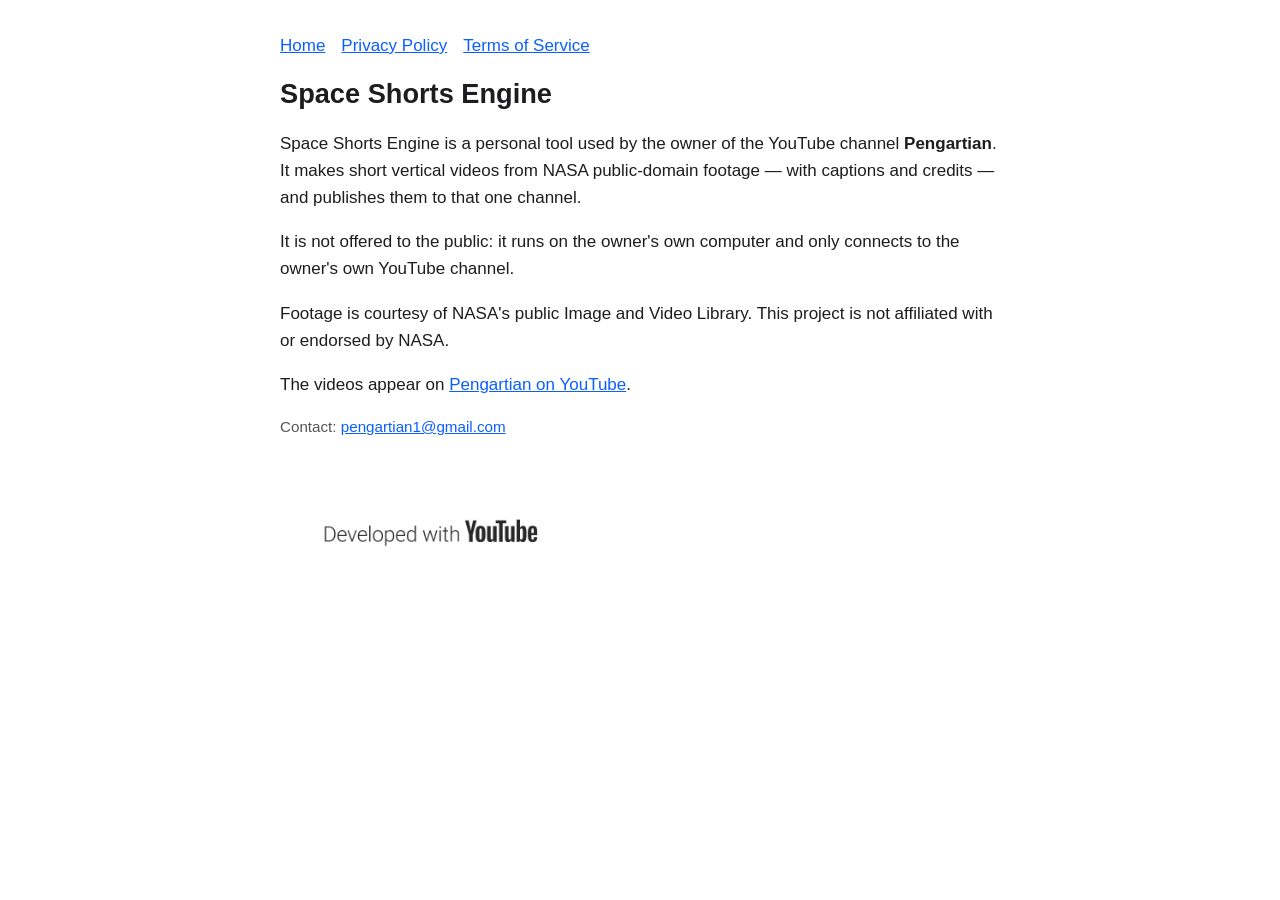
<file: index.html>
<!doctype html><html lang="en"><head><meta charset="utf-8"><meta name="viewport" content="width=device-width, initial-scale=1">
<title>Space Shorts Engine</title><link rel="stylesheet" href="style.css"></head><body>
<nav><a href="index.html">Home</a><a href="privacy.html">Privacy Policy</a><a href="terms.html">Terms of Service</a></nav>
<h1>Space Shorts Engine</h1>
<p>Space Shorts Engine is a personal tool used by the owner of the YouTube channel <strong>Pengartian</strong>. It makes
short vertical videos from NASA public-domain footage — with captions and credits — and publishes them to that one channel.</p>
<p>It is not offered to the public: it runs on the owner's own computer and only connects to the owner's own YouTube channel.</p>
<p>Footage is courtesy of NASA's public Image and Video Library. This project is not affiliated with or endorsed by NASA.</p>
<p>The videos appear on <a href="https://www.youtube.com/@Pengartian">Pengartian on YouTube</a>.</p>
<p class="muted">Contact: <a href="mailto:pengartian1@gmail.com">pengartian1@gmail.com</a></p>
<p class="badge"><a href="https://www.youtube.com/@Pengartian" title="Pengartian on YouTube"><picture><source srcset="developed-with-youtube-sentence-case-light.png" media="(prefers-color-scheme: dark)"><img src="developed-with-youtube-sentence-case-dark.png" alt="Developed with YouTube" width="336" height="120"></picture></a></p>
</body></html>
</file>
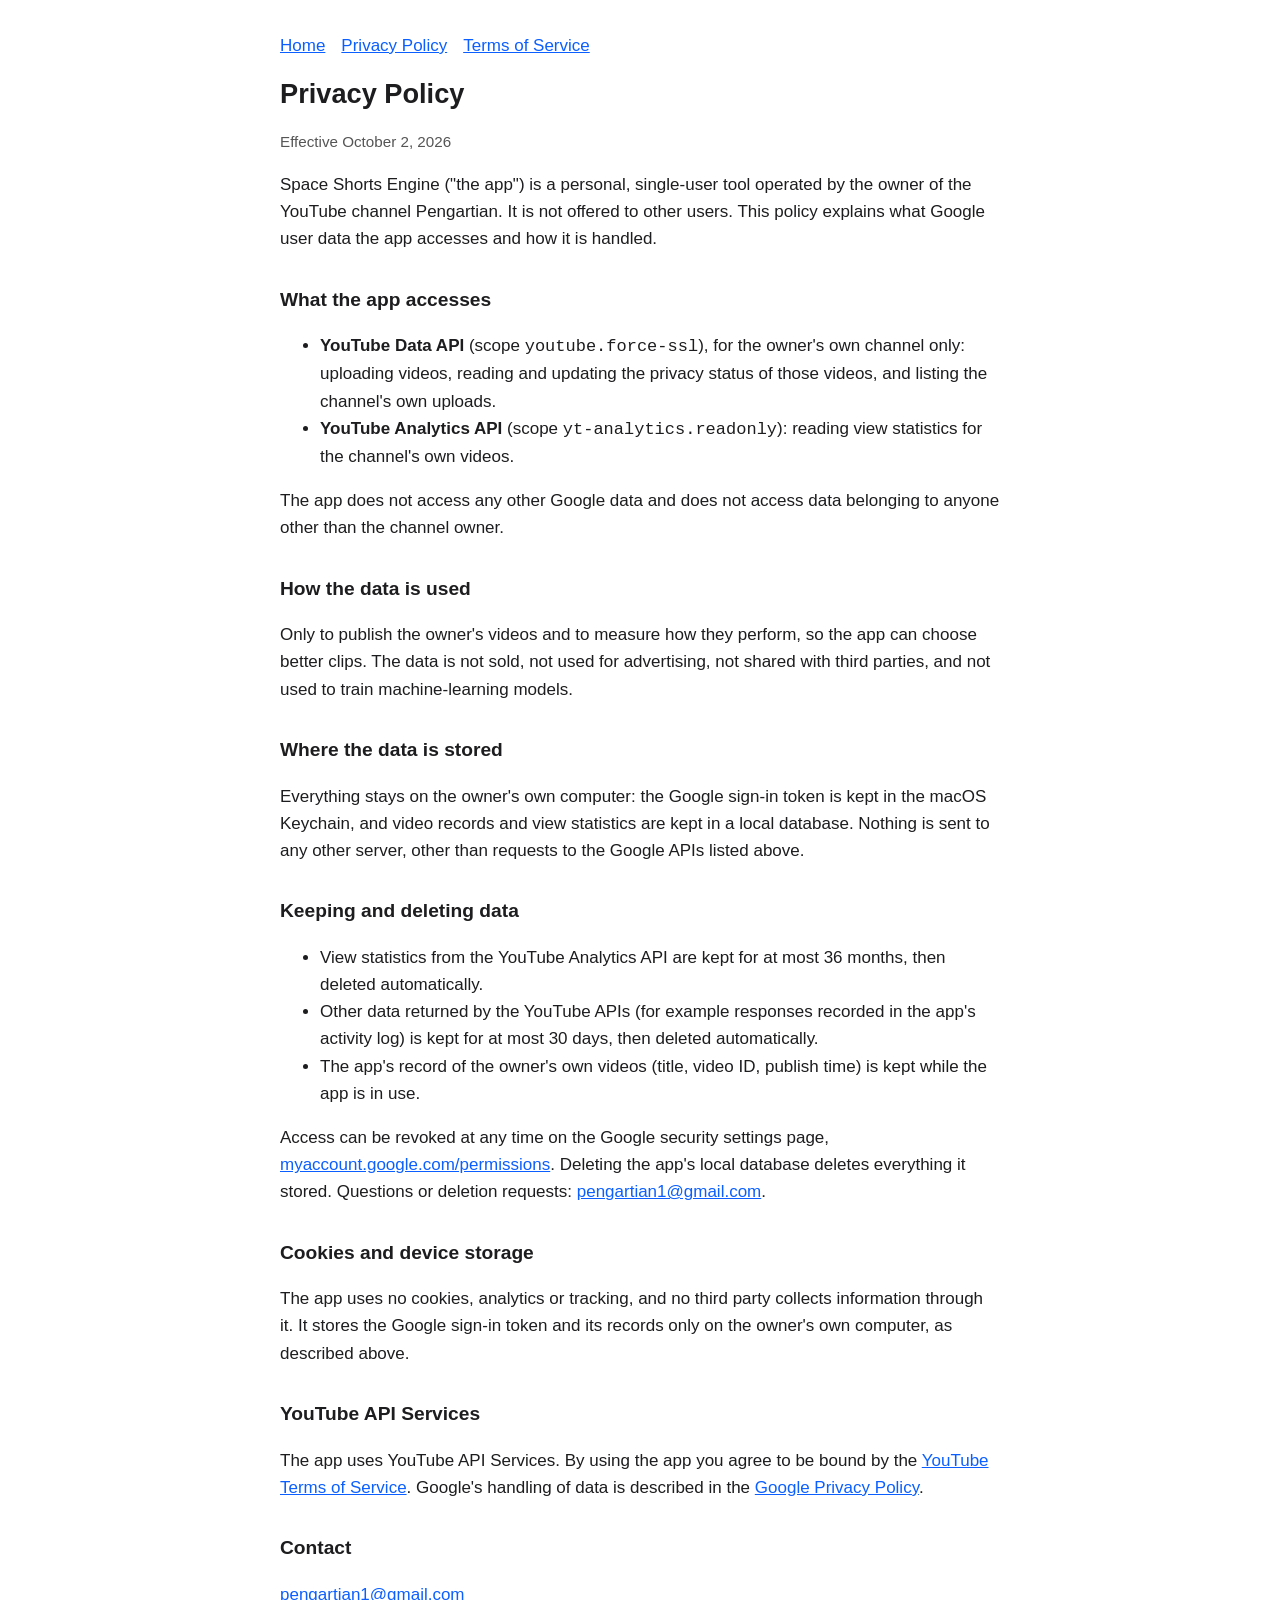
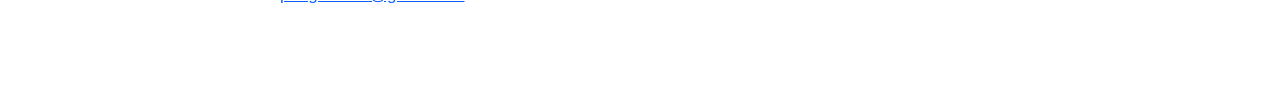
<file: privacy.html>
<!doctype html><html lang="en"><head><meta charset="utf-8"><meta name="viewport" content="width=device-width, initial-scale=1">
<title>Privacy Policy — Space Shorts Engine</title><link rel="stylesheet" href="style.css"></head><body>
<nav><a href="index.html">Home</a><a href="privacy.html">Privacy Policy</a><a href="terms.html">Terms of Service</a></nav>
<h1>Privacy Policy</h1>
<p class="muted">Effective October 2, 2026</p>
<p>Space Shorts Engine ("the app") is a personal, single-user tool operated by the owner of the YouTube channel
Pengartian. It is not offered to other users. This policy explains what Google user data the app accesses and how it is handled.</p>
<h2>What the app accesses</h2>
<ul>
<li><strong>YouTube Data API</strong> (scope <code>youtube.force-ssl</code>), for the owner's own channel only: uploading videos,
reading and updating the privacy status of those videos, and listing the channel's own uploads.</li>
<li><strong>YouTube Analytics API</strong> (scope <code>yt-analytics.readonly</code>): reading view statistics for the
channel's own videos.</li>
</ul>
<p>The app does not access any other Google data and does not access data belonging to anyone other than the channel owner.</p>
<h2>How the data is used</h2>
<p>Only to publish the owner's videos and to measure how they perform, so the app can choose better clips. The data is not
sold, not used for advertising, not shared with third parties, and not used to train machine-learning models.</p>
<h2>Where the data is stored</h2>
<p>Everything stays on the owner's own computer: the Google sign-in token is kept in the macOS Keychain, and video records
and view statistics are kept in a local database. Nothing is sent to any other server, other than requests to the Google
APIs listed above.</p>
<h2>Keeping and deleting data</h2>
<ul>
<li>View statistics from the YouTube Analytics API are kept for at most 36 months, then deleted automatically.</li>
<li>Other data returned by the YouTube APIs (for example responses recorded in the app's activity log) is kept for at
most 30 days, then deleted automatically.</li>
<li>The app's record of the owner's own videos (title, video ID, publish time) is kept while the app is in use.</li>
</ul>
<p>Access can be revoked at any time on the Google security settings page,
<a href="https://myaccount.google.com/permissions">myaccount.google.com/permissions</a>. Deleting the app's local
database deletes everything it stored. Questions or deletion requests:
<a href="mailto:pengartian1@gmail.com">pengartian1@gmail.com</a>.</p>
<h2>Cookies and device storage</h2>
<p>The app uses no cookies, analytics or tracking, and no third party collects information through it. It stores the
Google sign-in token and its records only on the owner's own computer, as described above.</p>
<h2>YouTube API Services</h2>
<p>The app uses YouTube API Services. By using the app you agree to be bound by the
<a href="https://www.youtube.com/t/terms">YouTube Terms of Service</a>. Google's handling of data is described in the
<a href="https://policies.google.com/privacy">Google Privacy Policy</a>.</p>
<h2>Contact</h2>
<p><a href="mailto:pengartian1@gmail.com">pengartian1@gmail.com</a></p>
</body></html>
</file>
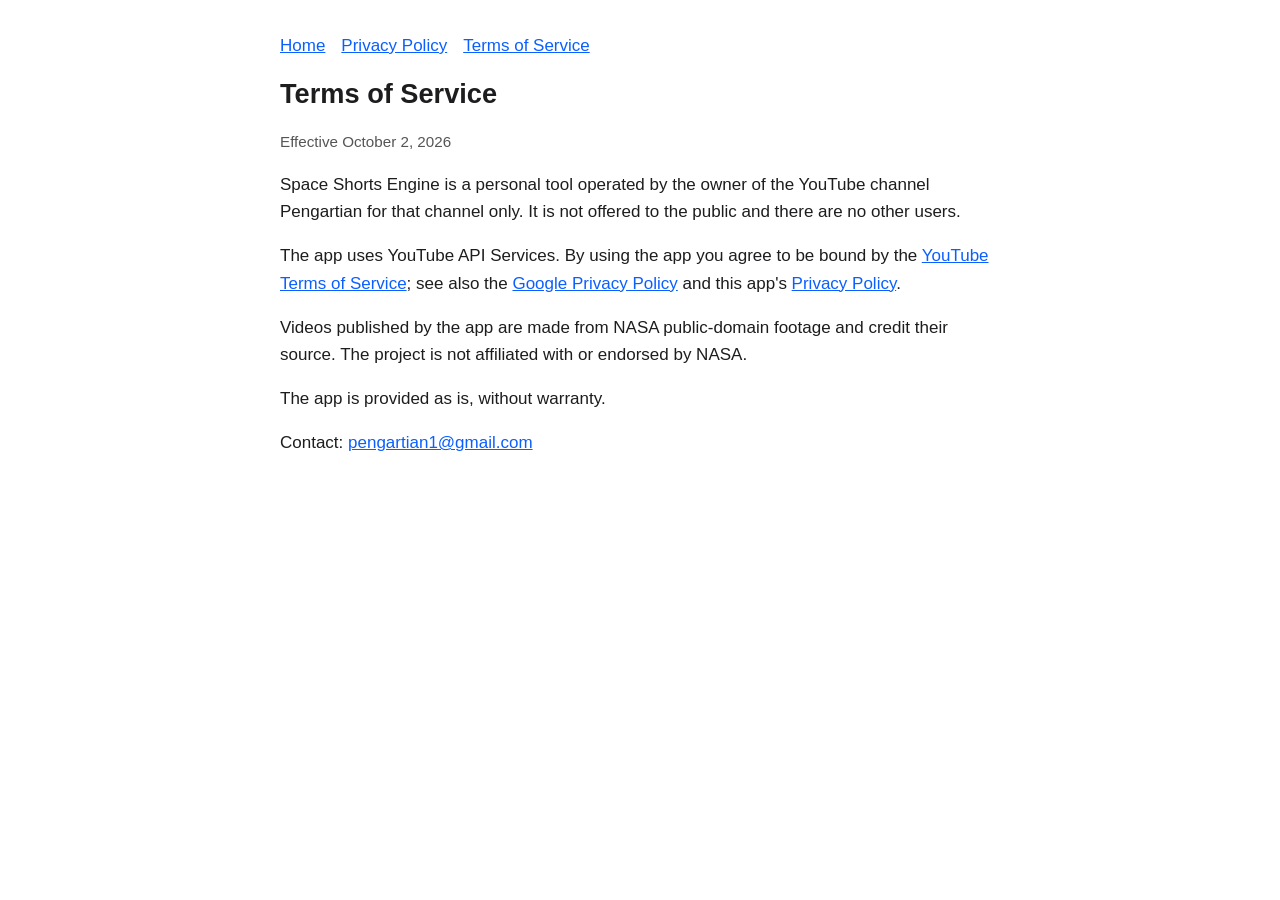
<file: terms.html>
<!doctype html><html lang="en"><head><meta charset="utf-8"><meta name="viewport" content="width=device-width, initial-scale=1">
<title>Terms of Service — Space Shorts Engine</title><link rel="stylesheet" href="style.css"></head><body>
<nav><a href="index.html">Home</a><a href="privacy.html">Privacy Policy</a><a href="terms.html">Terms of Service</a></nav>
<h1>Terms of Service</h1>
<p class="muted">Effective October 2, 2026</p>
<p>Space Shorts Engine is a personal tool operated by the owner of the YouTube channel Pengartian for that channel only.
It is not offered to the public and there are no other users.</p>
<p>The app uses YouTube API Services. By using the app you agree to be bound by the
<a href="https://www.youtube.com/t/terms">YouTube Terms of Service</a>; see also the
<a href="https://policies.google.com/privacy">Google Privacy Policy</a> and this app's <a href="privacy.html">Privacy Policy</a>.</p>
<p>Videos published by the app are made from NASA public-domain footage and credit their source. The project is not
affiliated with or endorsed by NASA.</p>
<p>The app is provided as is, without warranty.</p>
<p>Contact: <a href="mailto:pengartian1@gmail.com">pengartian1@gmail.com</a></p>
</body></html>
</file>
<file: style.css>
:root { --fg: #1d1d1f; --muted: #555; --bg: #ffffff; --accent: #0b5fff; }
@media (prefers-color-scheme: dark) { :root { --fg: #f2f2f2; --muted: #b0b0b0; --bg: #111214; --accent: #6ea0ff; } }
body { font: 17px/1.6 -apple-system, BlinkMacSystemFont, "Segoe UI", Roboto, sans-serif; color: var(--fg);
       background: var(--bg); max-width: 720px; margin: 0 auto; padding: 32px 16px 64px; }
h1 { font-size: 1.7rem; line-height: 1.25; } h2 { font-size: 1.2rem; margin-top: 2rem; }
a { color: var(--accent); } nav a { margin-right: 16px; } .muted { color: var(--muted); font-size: .95rem; }
.badge { margin-top: 2.5rem; } .badge img { width: 300px; height: auto; display: block; }
</file>
